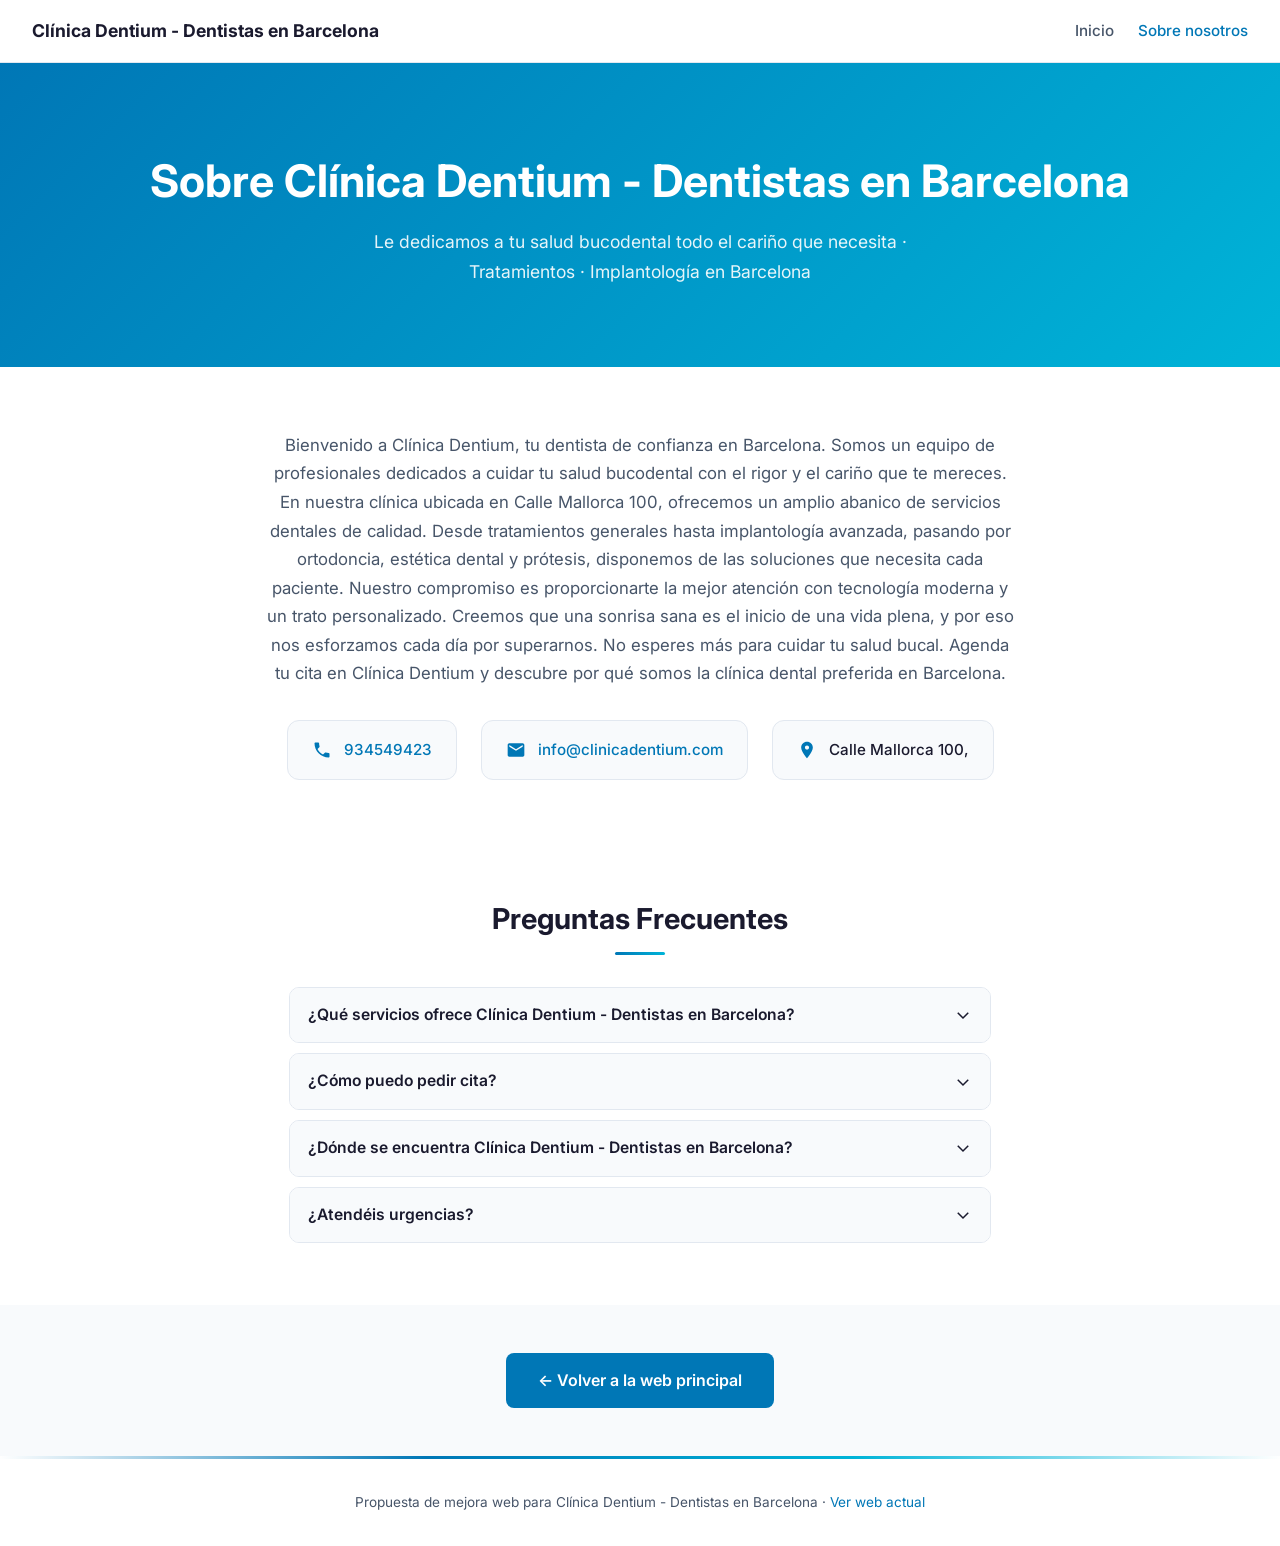
<file: nosotros.html>
<!DOCTYPE html>
<html lang="es">
<head>
<meta charset="UTF-8">
<meta name="viewport" content="width=device-width,initial-scale=1.0">
<title>Sobre Clínica Dentium - Dentistas en Barcelona | Barcelona</title>
<meta name="description" content="Conoce a Clínica Dentium - Dentistas en Barcelona en Barcelona. Le dedicamos a tu salud bucodental todo el cariño que necesita, Tratamientos.">
<meta property="og:title" content="Sobre Clínica Dentium - Dentistas en Barcelona">
<meta property="og:type" content="website">
<meta property="og:locale" content="es_ES">
<meta name="robots" content="noindex,nofollow">
<link rel="preconnect" href="https://fonts.bunny.net" crossorigin>
<link href="https://fonts.bunny.net/css?family=inter:400,500,600,700&display=swap" rel="stylesheet">
<style>
*{margin:0;padding:0;box-sizing:border-box}
:root{--primary:#0077B6;--accent:#00B4D8;--text:#1a1a2e;--muted:#475569;--bg:#ffffff;--surface:#f8fafc;--border:#e2e8f0}
body{font-family:'Inter',system-ui,-apple-system,sans-serif;color:var(--text);line-height:1.7;background:var(--bg);-webkit-font-smoothing:antialiased}
a{color:var(--primary);text-decoration:none}
a:hover{text-decoration:underline}

/* NAV */
.kn-nav{background:var(--bg);border-bottom:1px solid var(--border);padding:1rem 2rem;display:flex;align-items:center;justify-content:space-between;position:sticky;top:0;z-index:100;backdrop-filter:blur(12px);background:rgba(255,255,255,0.9)}
.kn-nav-brand{font-weight:700;font-size:1.1rem;color:var(--text)}
.kn-nav-links{display:flex;gap:1.5rem;font-size:0.95rem}
.kn-nav-links a{color:var(--muted);font-weight:500;transition:color 0.2s}
.kn-nav-links a:hover,.kn-nav-links a.active{color:var(--primary);text-decoration:none}

/* HERO */
.kn-hero{background:linear-gradient(135deg,var(--primary),var(--accent));color:#fff;padding:clamp(3rem,8vw,5rem) 2rem;text-align:center}
.kn-hero h1{font-size:clamp(1.8rem,4vw,2.8rem);font-weight:700;margin-bottom:0.5rem}
.kn-hero p{font-size:1.1rem;opacity:0.9;max-width:600px;margin:0 auto}

/* ABOUT */
.kn-about{max-width:800px;margin:0 auto;padding:clamp(2.5rem,5vw,4rem) 1.5rem}
.kn-about p{font-size:1.05rem;color:var(--muted);text-align:center;margin-bottom:2rem}
.kn-contact-cards{display:flex;flex-wrap:wrap;justify-content:center;gap:1.5rem;margin-top:2rem}
.kn-card{display:flex;align-items:center;gap:0.75rem;padding:1rem 1.5rem;border:1px solid var(--border);border-radius:12px;background:var(--surface);transition:border-color 0.3s,box-shadow 0.3s}
.kn-card:hover{border-color:var(--primary);box-shadow:0 4px 12px rgba(0,0,0,0.06)}
.kn-card svg{flex-shrink:0;color:var(--primary)}
.kn-card span,.kn-card a{font-size:0.95rem;font-weight:500}

/* FAQ */
.kn-faq{max-width:750px;margin:0 auto;padding:clamp(2rem,4vw,3.5rem) 1.5rem}
.kn-faq h2{text-align:center;font-size:clamp(1.4rem,3vw,1.8rem);margin-bottom:0.5rem}
.kn-faq .sub{text-align:center;display:block;width:50px;height:3px;background:linear-gradient(90deg,var(--primary),var(--accent));margin:0 auto 2rem;border-radius:2px}
details{margin-bottom:10px;border:1px solid var(--border);border-radius:10px;overflow:hidden;transition:border-color 0.3s}
details[open]{border-color:var(--primary)}
summary{padding:14px 18px;cursor:pointer;font-weight:600;font-size:0.98rem;background:var(--surface);display:flex;justify-content:space-between;align-items:center;list-style:none;transition:background 0.2s}
summary:hover{background:#f1f5f9}
summary::-webkit-details-marker{display:none}
summary::marker{display:none}
summary svg{transition:transform 0.3s;flex-shrink:0;margin-left:12px}
details[open] summary svg{transform:rotate(180deg)}
.faq-answer{padding:0 18px 14px;color:var(--muted);font-size:0.95rem}

/* CTA */
.kn-cta{text-align:center;padding:clamp(2rem,4vw,3rem) 1.5rem;background:var(--surface)}
.kn-cta a{display:inline-block;padding:14px 32px;background:var(--primary);color:#fff;border-radius:8px;font-weight:600;font-size:1rem;transition:transform 0.2s,box-shadow 0.2s;text-decoration:none}
.kn-cta a:hover{transform:translateY(-2px);box-shadow:0 6px 20px rgba(0,0,0,0.15)}

/* FOOTER */
.kn-footer{text-align:center;padding:2rem;font-size:0.85rem;color:var(--muted);border-top:3px solid;border-image:linear-gradient(90deg,transparent,var(--primary),var(--accent),transparent) 1}

@media(max-width:600px){
  .kn-nav{padding:0.75rem 1rem}
  .kn-contact-cards{flex-direction:column;align-items:stretch}
}
</style>
</head>
<body>
<nav class="kn-nav">
  <span class="kn-nav-brand">Clínica Dentium - Dentistas en Barcelona</span>
  <div class="kn-nav-links">
    <a href="index.html">Inicio</a>
    <a href="nosotros.html" class="active">Sobre nosotros</a>
  </div>
</nav>

<div class="kn-hero">
  <h1>Sobre Clínica Dentium - Dentistas en Barcelona</h1>
  <p>Le dedicamos a tu salud bucodental todo el cariño que necesita · Tratamientos · Implantología en Barcelona</p>
</div>

<section class="kn-about">
  <p>Bienvenido a Clínica Dentium, tu dentista de confianza en Barcelona. Somos un equipo de profesionales dedicados a cuidar tu salud bucodental con el rigor y el cariño que te mereces.

En nuestra clínica ubicada en Calle Mallorca 100, ofrecemos un amplio abanico de servicios dentales de calidad. Desde tratamientos generales hasta implantología avanzada, pasando por ortodoncia, estética dental y prótesis, disponemos de las soluciones que necesita cada paciente.

Nuestro compromiso es proporcionarte la mejor atención con tecnología moderna y un trato personalizado. Creemos que una sonrisa sana es el inicio de una vida plena, y por eso nos esforzamos cada día por superarnos.

No esperes más para cuidar tu salud bucal. Agenda tu cita en Clínica Dentium y descubre por qué somos la clínica dental preferida en Barcelona.</p>
  <div class="kn-contact-cards">
    <div class="kn-card"><svg width="20" height="20" fill="currentColor" viewBox="0 0 24 24"><path d="M6.62 10.79c1.44 2.83 3.76 5.14 6.59 6.59l2.2-2.2c.27-.27.67-.36 1.02-.24 1.12.37 2.33.57 3.57.57.55 0 1 .45 1 1V20c0 .55-.45 1-1 1-9.39 0-17-7.61-17-17 0-.55.45-1 1-1h3.5c.55 0 1 .45 1 1 0 1.25.2 2.45.57 3.57.11.35.03.74-.25 1.02l-2.2 2.2z"/></svg><a href="tel:934549423">934549423</a></div>
    <div class="kn-card"><svg width="20" height="20" fill="currentColor" viewBox="0 0 24 24"><path d="M20 4H4c-1.1 0-1.99.9-1.99 2L2 18c0 1.1.9 2 2 2h16c1.1 0 2-.9 2-2V6c0-1.1-.9-2-2-2zm0 4l-8 5-8-5V6l8 5 8-5v2z"/></svg><a href="mailto:info@clinicadentium.com">info@clinicadentium.com</a></div>
    <div class="kn-card"><svg width="20" height="20" fill="currentColor" viewBox="0 0 24 24"><path d="M12 2C8.13 2 5 5.13 5 9c0 5.25 7 13 7 13s7-7.75 7-13c0-3.87-3.13-7-7-7zm0 9.5c-1.38 0-2.5-1.12-2.5-2.5s1.12-2.5 2.5-2.5 2.5 1.12 2.5 2.5-1.12 2.5-2.5 2.5z"/></svg><span>Calle Mallorca 100,</span></div>
  </div>
</section>

<section class="kn-faq">
  <h2>Preguntas Frecuentes</h2>
  <span class="sub"></span>
  
      <details>
        <summary>¿Qué servicios ofrece Clínica Dentium - Dentistas en Barcelona?<svg width="18" height="18" fill="none" stroke="currentColor" stroke-width="2" viewBox="0 0 24 24"><path d="M19 9l-7 7-7-7"/></svg></summary>
        <div class="faq-answer">Clínica Dentium - Dentistas en Barcelona ofrece una amplia gama de servicios de salud en Barcelona, incluyendo le dedicamos a tu salud bucodental todo el cariño que necesita, tratamientos, implantología. Nuestro equipo proporciona atención personalizada y de calidad.</div>
      </details>
      <details>
        <summary>¿Cómo puedo pedir cita?<svg width="18" height="18" fill="none" stroke="currentColor" stroke-width="2" viewBox="0 0 24 24"><path d="M19 9l-7 7-7-7"/></svg></summary>
        <div class="faq-answer">Puedes pedir cita en Clínica Dentium - Dentistas en Barcelona llamando al 934549423 o en info@clinicadentium.com. Visita nuestra web para más información.</div>
      </details>
      <details>
        <summary>¿Dónde se encuentra Clínica Dentium - Dentistas en Barcelona?<svg width="18" height="18" fill="none" stroke="currentColor" stroke-width="2" viewBox="0 0 24 24"><path d="M19 9l-7 7-7-7"/></svg></summary>
        <div class="faq-answer">Clínica Dentium - Dentistas en Barcelona está en Calle Mallorca 100,, Barcelona. Ofrecemos un entorno profesional y acogedor.</div>
      </details>
      <details>
        <summary>¿Atendéis urgencias?<svg width="18" height="18" fill="none" stroke="currentColor" stroke-width="2" viewBox="0 0 24 24"><path d="M19 9l-7 7-7-7"/></svg></summary>
        <div class="faq-answer">Para urgencias y disponibilidad, contacta directamente con Clínica Dentium - Dentistas en Barcelona llamando al 934549423.</div>
      </details>
</section>

<div class="kn-cta">
  <a href="index.html">← Volver a la web principal</a>
</div>

<footer class="kn-footer">
  <p>Propuesta de mejora web para Clínica Dentium - Dentistas en Barcelona · <a href="https://clinicadentium.com" target="_blank" rel="noopener">Ver web actual</a></p>
</footer>
</body>
</html>
</file>
